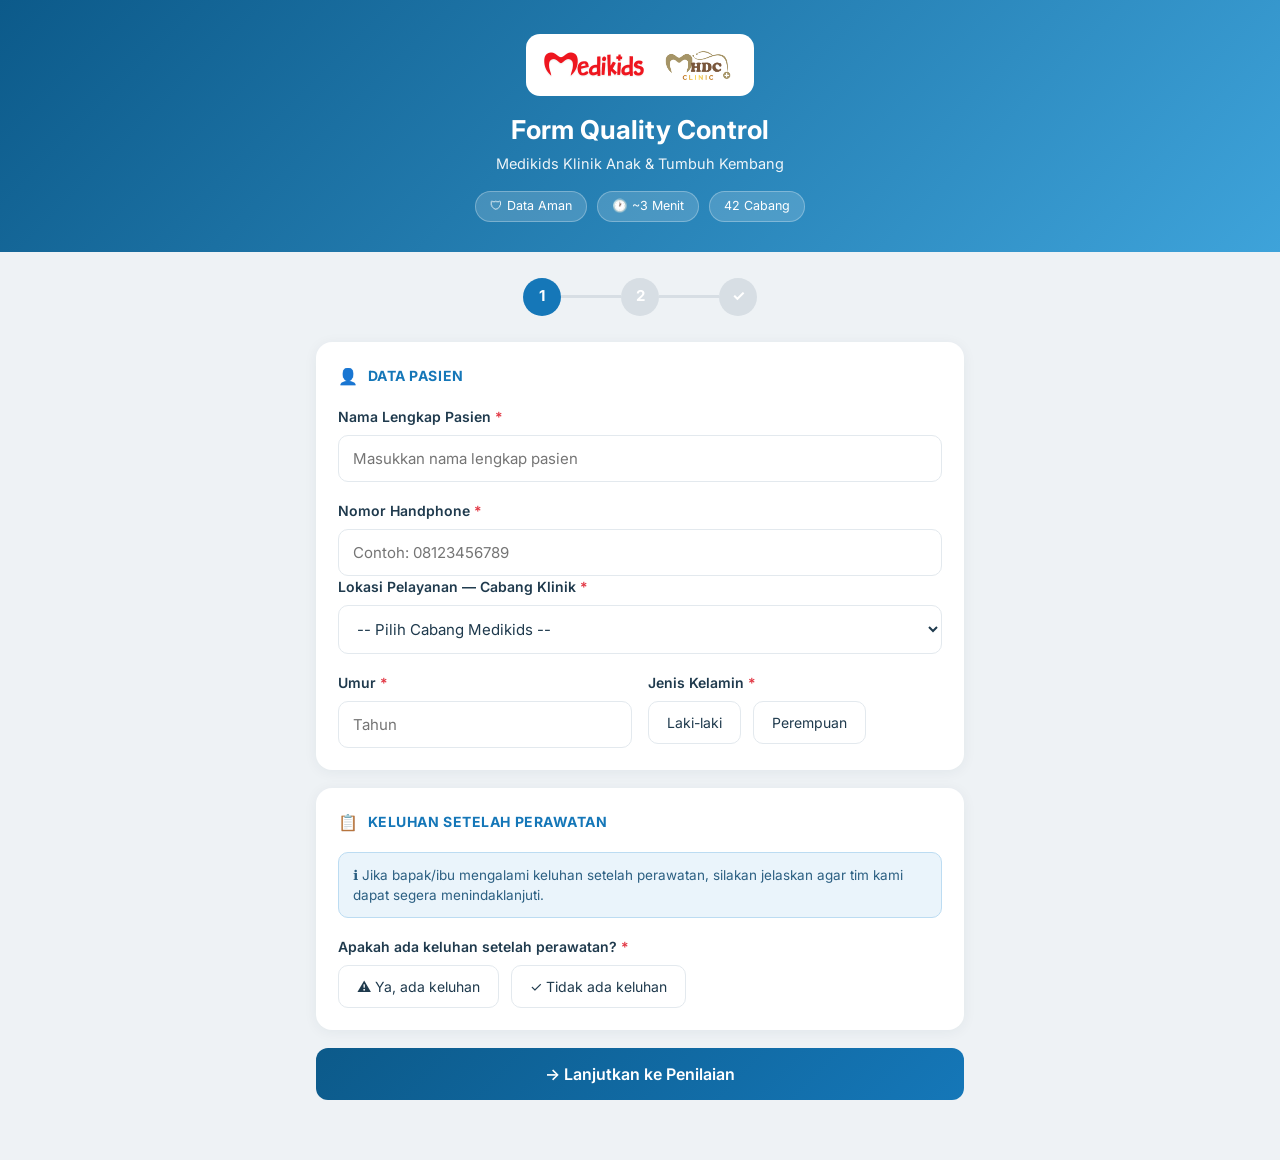
<file: form.html>
<!DOCTYPE html>
<html lang="id">
<head>
<meta charset="UTF-8">
<meta name="viewport" content="width=device-width, initial-scale=1">
<title>Medikids QC Form</title>
<link rel="preconnect" href="https://fonts.googleapis.com">
<link href="https://fonts.googleapis.com/css2?family=Inter:wght@400;500;600;700;800&display=swap" rel="stylesheet">
<style>
:root{--blue-dark:#0c5a8a;--blue:#1577b8;--blue-light:#3ea3da;--ink:#1f3a4d;--muted2:#7a8a96;--line:#e3e9ee;--bg:#eef2f5;--surface:#fff;--star:#f5a623;--green:#16a34a;--green-soft:#e8f7ee;--info-bg:#eaf4fb;--info-line:#bcdcf2;--radius:16px;--font:"Inter",system-ui,-apple-system,"Segoe UI",Roboto,sans-serif}
*{box-sizing:border-box}
body{margin:0;font-family:var(--font);background:var(--bg);color:var(--ink);line-height:1.5;-webkit-font-smoothing:antialiased}
.hero{background:linear-gradient(135deg,var(--blue-dark),var(--blue-light));color:#fff;text-align:center;padding:34px 20px 30px}
.hero-logo{margin:0 auto 14px;background:#fff;border-radius:14px;padding:12px 18px;display:inline-flex;align-items:center;gap:16px}
.hero-logo img{height:38px;width:auto;display:block}
.hero h1{margin:0;font-size:26px;font-weight:700}
.hero-sub{margin:4px 0 16px;font-size:14.5px;opacity:.92}
.badges{display:flex;gap:10px;justify-content:center;flex-wrap:wrap}
.badge{background:rgba(255,255,255,.16);border:1px solid rgba(255,255,255,.28);padding:5px 14px;border-radius:999px;font-size:12.5px}
.page{max-width:680px;margin:0 auto;padding:26px 16px 60px}
.stepper{display:flex;align-items:center;justify-content:center;margin-bottom:26px}
.step-dot{width:38px;height:38px;border-radius:50%;display:grid;place-items:center;background:#d7dee4;color:#fff;font-weight:700;font-size:15px;flex:none;transition:background .2s}
.step-dot.active{background:var(--blue)}.step-dot.done{background:var(--green)}
.step-line{width:60px;max-width:14vw;height:3px;background:#d7dee4}.step-line.done{background:var(--green)}
.card{background:var(--surface);border-radius:var(--radius);box-shadow:0 2px 14px rgba(20,49,61,.06);padding:22px;margin-bottom:18px}
.card-title{display:flex;align-items:center;gap:9px;margin:0 0 18px;font-size:14px;letter-spacing:.04em;font-weight:700;color:var(--blue);text-transform:uppercase}
.card-title .ic{font-size:16px}
.field-label{display:block;font-size:14px;font-weight:600;margin:0 0 8px}.req{color:#e23744}
input,select,textarea{width:100%;padding:13px 14px;border:1px solid var(--line);border-radius:10px;font-size:15px;font-family:var(--font);background:#fff;color:var(--ink);margin-bottom:18px}
input:focus,select:focus,textarea:focus{outline:2px solid var(--blue-light);border-color:transparent}
textarea{resize:vertical;min-height:90px;margin-bottom:0}
.card input:last-of-type,.card select:last-of-type{margin-bottom:0}
.info-box{background:var(--info-bg);border:1px solid var(--info-line);color:#2b5f82;border-radius:10px;padding:12px 14px;font-size:13.5px;margin-bottom:18px}
.toggle-row,.clean-row{display:flex;gap:12px;flex-wrap:wrap}
.toggle,.clean{background:#fff;border:1px solid var(--line);border-radius:10px;padding:12px 18px;font-size:14px;font-family:var(--font);cursor:pointer;color:var(--ink);transition:all .15s;display:inline-flex;align-items:center;gap:7px}
.toggle:hover,.clean:hover{border-color:var(--blue-light)}
.toggle.active,.clean.active{background:var(--blue);border-color:var(--blue);color:#fff}
.two-col{display:flex;gap:16px;margin-top:18px;flex-wrap:wrap}.two-col>div{flex:1;min-width:130px}
.rating-item{padding:16px 0;border-bottom:1px solid var(--line)}.rating-item:last-child{border-bottom:none;padding-bottom:0}
.rating-name{font-size:15px;margin-bottom:10px;font-weight:500}
.stars{display:inline-flex;gap:5px;align-items:center}
.star{font-size:27px;color:#d4dce2;cursor:pointer;transition:color .12s,transform .12s;line-height:1}
.star:hover{transform:scale(1.12)}.star.on{color:var(--star)}
.rating-label{margin-left:12px;font-size:14px;color:var(--muted2)}
.nps{display:flex;gap:12px}.nps-cell{flex:1}.nps-cell input{display:none}
.nps-cell label{display:grid;place-items:center;padding:16px 0;border:1px solid var(--line);border-radius:10px;font-size:17px;font-weight:600;cursor:pointer;transition:all .15s}
.nps-cell input:checked+label{background:var(--blue);border-color:var(--blue);color:#fff}
.nps-legend{display:flex;justify-content:space-between;font-size:12px;color:var(--muted2);margin-top:8px}
.skm-q{padding:16px 0;border-bottom:1px solid var(--line)}.skm-q:last-child{border-bottom:none;padding-bottom:0}
.skm-text{margin:0 0 12px;font-size:14.5px;font-weight:500;line-height:1.45}
.skm-num{display:inline-grid;place-items:center;width:22px;height:22px;border-radius:6px;background:var(--info-bg);color:var(--blue);font-size:12px;font-weight:700;margin-right:6px}
.skm-opts{display:grid;grid-template-columns:repeat(4,1fr);gap:8px}
.skm-opt{display:flex;align-items:center;justify-content:center;text-align:center;padding:11px 10px;border:1px solid var(--line);border-radius:10px;font-size:13.5px;cursor:pointer;transition:background .12s,border-color .12s;line-height:1.25}
.skm-opt input{position:absolute;opacity:0;width:0;height:0}
.skm-opt span{display:block}
.skm-opt:has(input:checked){border-color:var(--blue);background:var(--blue);color:#fff;font-weight:600}
.btn-primary{width:100%;background:linear-gradient(135deg,var(--blue-dark),var(--blue));color:#fff;border:none;padding:16px;border-radius:12px;font-size:16px;font-weight:600;cursor:pointer;font-family:var(--font);transition:filter .15s}
.btn-primary:hover{filter:brightness(1.07)}
.btn-row{display:flex;gap:12px}
.btn-back{width:56px;flex:none;background:#fff;border:1px solid var(--line);border-radius:12px;font-size:20px;cursor:pointer;color:var(--ink)}
.thanks{text-align:center;padding:36px 24px}
.check-circle{width:78px;height:78px;margin:0 auto 18px;border-radius:50%;border:3px solid var(--green);display:grid;place-items:center}
.thanks h2{margin:0 0 12px;font-size:24px}.thanks p{margin:0 0 22px;color:var(--muted2);font-size:14.5px}
.salam{background:var(--green-soft);color:#1d7a44;border-radius:10px;padding:13px;font-size:14px;margin-bottom:22px}
@media(max-width:440px){.hero h1{font-size:22px}.nps{gap:7px}.nps-cell label{padding:13px 0}.skm-opts{grid-template-columns:repeat(2,1fr)}}
</style>
</head>
<body>
<header class="hero">
  <div class="hero-logo"><img alt="Medikids" src="[data-uri]"><img alt="MHDC Clinic" src="[data-uri]"></div>
  <h1>Form Quality Control</h1>
  <p class="hero-sub">Medikids Klinik Anak &amp; Tumbuh Kembang</p>
  <div class="badges"><span class="badge">🛡 Data Aman</span><span class="badge">🕐 ~3 Menit</span><span class="badge" id="branchCount">Cabang</span></div>
</header>
<main class="page">
  <div class="stepper">
    <div class="step-dot active">1</div><div class="step-line" id="line1"></div>
    <div class="step-dot">2</div><div class="step-line" id="line2"></div>
    <div class="step-dot">✓</div>
  </div>

  <section class="screen" id="screen1">
    <div class="card">
      <h2 class="card-title"><span class="ic">👤</span> DATA PASIEN</h2>
      <label class="field-label">Nama Lengkap Pasien <span class="req">*</span></label>
      <input type="text" id="nama" placeholder="Masukkan nama lengkap pasien">
      <label class="field-label">Nomor Handphone <span class="req">*</span></label>
      <input type="tel" id="hp" placeholder="Contoh: 08123456789">
      <label class="field-label">Lokasi Pelayanan — Cabang Klinik <span class="req">*</span></label>
      <select id="branch"></select>
      <div class="two-col">
        <div><label class="field-label">Umur <span class="req">*</span></label><input type="number" id="umur" min="0" max="120" placeholder="Tahun"></div>
        <div><label class="field-label">Jenis Kelamin <span class="req">*</span></label>
          <div class="toggle-row"><button type="button" class="toggle jk" data-val="Laki-laki">Laki-laki</button><button type="button" class="toggle jk" data-val="Perempuan">Perempuan</button></div>
        </div>
      </div>
    </div>
    <div class="card">
      <h2 class="card-title"><span class="ic">📋</span> KELUHAN SETELAH PERAWATAN</h2>
      <div class="info-box">ℹ Jika bapak/ibu mengalami keluhan setelah perawatan, silakan jelaskan agar tim kami dapat segera menindaklanjuti.</div>
      <label class="field-label">Apakah ada keluhan setelah perawatan? <span class="req">*</span></label>
      <div class="toggle-row"><button type="button" class="toggle" id="keluhanYa">⚠ Ya, ada keluhan</button><button type="button" class="toggle" id="keluhanTidak">✓ Tidak ada keluhan</button></div>
      <textarea id="keluhanText" placeholder="Ceritakan keluhan bapak/ibu secara detail..." style="display:none;margin-top:14px"></textarea>
    </div>
    <button type="button" class="btn-primary" id="toStep2">→ Lanjutkan ke Penilaian</button>
  </section>

  <section class="screen" id="screen2" style="display:none">
    <div class="card">
      <h2 class="card-title"><span class="ic">⭐</span> PENILAIAN PELAYANAN</h2>
      <div class="info-box">ℹ Klik bintang untuk memberikan penilaian. 1 bintang = Sangat Tidak Puas, 5 bintang = Sangat Puas.</div>
      <div id="ratings"></div>
    </div>
    <div class="card">
      <h2 class="card-title"><span class="ic">👥</span> REKOMENDASI &amp; KEBERSIHAN</h2>
      <label class="field-label" id="npsQ"></label>
      <div class="nps" id="npsScale"></div>
      <div class="nps-legend"><span id="npsMin"></span><span id="npsMax"></span></div>
      <label class="field-label" style="margin-top:22px">Bagaimana penilaian terhadap <b>kebersihan klinik</b> kami? <span class="req">*</span></label>
      <div class="nps" id="cleanScale"></div>
      <div class="nps-legend"><span>1 = Sangat kotor</span><span>5 = Sangat bersih</span></div>
    </div>
    <div class="card">
      <h2 class="card-title"><span class="ic">📝</span> SURVEI KEPUASAN MASYARAKAT</h2>
      <div class="info-box">ℹ Kuesioner ini sesuai standar Indikator Nasional Mutu (INM) Kemenkes. Mohon pilih jawaban yang paling sesuai.</div>
      <div id="skm"></div>
    </div>
    <div class="card">
      <h2 class="card-title"><span class="ic">💬</span> SARAN &amp; MASUKAN</h2>
      <label class="field-label">Saran dan masukan untuk klinik kami</label>
      <textarea id="saran" placeholder="Tuliskan saran, masukan, atau apresiasi anda..."></textarea>
    </div>
    <div class="btn-row"><button type="button" class="btn-back" id="backTo1">←</button><button type="button" class="btn-primary" id="submitBtn">✈ Kirim Penilaian</button></div>
  </section>

  <section class="screen" id="screen3" style="display:none">
    <div class="card thanks">
      <div class="check-circle"><svg viewBox="0 0 24 24" width="34" height="34" fill="none" stroke="#16a34a" stroke-width="2.5" stroke-linecap="round" stroke-linejoin="round"><path d="M20 6 9 17l-5-5"/></svg></div>
      <h2>Terima Kasih! 🙏</h2>
      <p>Penilaian anda telah berhasil dikirim dan tersimpan.<br>Masukan bapak/ibu sangat berarti untuk meningkatkan kualitas pelayanan Medikids.</p>
      <div class="salam">Salam sehat dari keluarga besar Medikids 💙</div>
      <button type="button" class="btn-primary" id="resetBtn">↻ Isi Form Baru</button>
    </div>
  </section>
</main>
<script>
/* ====== EDIT DI SINI: tempel URL Apps Script Anda (.../exec) ====== */
var API_URL = "https://dashboard-form-quality-control.mhdc.co.id/proxy.php";
   /* ACCESS_KEY dihapus - disimpan di server, tidak pernah dikirim ke browser */
/* Daftar cabang = FALLBACK bawaan (di bawah) + override otomatis dari
   config.gs (Apps Script) via action=branches saat form dimuat.
   Kalau action=branches jalan, list di bawah akan ditimpa list terbaru.
   Kalau gagal, form TETAP bisa diisi pakai list bawaan ini.
   Tambah/ubah cabang: idealnya di config.gs; kalau mau cepat, edit list ini. */
var BRANCHES=[
  // --- MHDC ---
  "MHDC Bulog","MHDC Kalibata","MHDC Sentraya","MHDC Wisma BNI 46",
  // --- Medikids ---
  "Medikids Batam","Medikids Bekasi","Medikids Bintaro","Medikids BSD",
  "Medikids Cibinong","Medikids Cibubur","Medikids Cikarang","Medikids Dago Bandung",
  "Medikids Grand Wisata","Medikids Green Terrace","Medikids Karawaci","Medikids Kebon Jeruk",
  "Medikids Kemang","Medikids Lebak Bulus","Medikids Makassar","Medikids Malang",
  "Medikids Palembang","Medikids Pondok Indah","Medikids Rawamangun","Medikids Rempoa",
  "Medikids RS Regina Maris Bekasi","Medikids Semarang","Medikids Serpong","Medikids Solo",
  "Medikids Sunter",
  // --- Medikids Wakaf ---
  "Medikids Wakaf Bogor","Medikids Wakaf Cikupa","Medikids Wakaf Cilegon",
  "Medikids Wakaf Cipondoh Tangerang","Medikids Wakaf Depok","Medikids Wakaf JGC",
  "Medikids Wakaf Kalimalang","Medikids Wakaf Karawang","Medikids Wakaf Padang",
  "Medikids Wakaf Pancoran Mas","Medikids Wakaf Pekanbaru","Medikids Wakaf Sawangan",
  "Medikids Wakaf Surabaya"
];
var RATING_UNITS=[{key:"Dokter",label:"Pelayanan <b>Dokter</b>"},{key:"Perawat",label:"Pelayanan <b>Perawat</b>"},{key:"FrontOffice",label:"Pelayanan <b>Front Office</b>"}];
var STAR_LABELS={1:{t:"Sangat Tidak Puas",e:"😟"},2:{t:"Tidak Puas",e:"🙁"},3:{t:"Cukup Puas",e:"😐"},4:{t:"Puas",e:"🙂"},5:{t:"Sangat Puas",e:"😄"}};
var NPS_MAX=5;
var SKM=[
{id:"U1",t:"Bagaimana penilaian terhadap alur pendaftaran dan pelayanan di klinik?",o:["Tidak sesuai","Kurang sesuai","Sesuai","Sangat sesuai"]},
{id:"U2",t:"Bagaimana penilaian terhadap kecepatan waktu pelayanan di klinik?",o:["Tidak cepat","Kurang cepat","Cepat","Sangat cepat"]},
{id:"U3",t:"Bagaimana penilaian terhadap biaya pelayanan di klinik?",o:["Sangat mahal","Cukup mahal","Murah","Sangat murah"]},
{id:"U4",t:"Bagaimana penilaian terhadap penanganan pengaduan di klinik?",o:["Tidak ada","Ada tetapi tidak berfungsi","Berfungsi kurang maksimal","Dikelola dengan baik"]}
];

var $=function(s){return document.querySelector(s)};
var state={ratings:{},keluhan:null,kebersihan:null,jk:null};

function renderBranches(){
  $("#branchCount").textContent=BRANCHES.length+" Cabang";
  $("#branch").innerHTML='<option value="" disabled selected>-- Pilih Cabang Medikids --</option>'+BRANCHES.map(function(b){return"<option>"+b+"</option>"}).join("");
}
function loadBranches(){
  fetch(API_URL+"?action=branches").then(function(r){return r.json()}).then(function(o){
    if(o&&o.ok&&o.branches&&o.branches.length){BRANCHES=o.branches;}
    renderBranches();
  }).catch(function(){renderBranches();});
}
function init(){
  renderBranches();
  $("#ratings").innerHTML=RATING_UNITS.map(function(u){return '<div class="rating-item"><div class="rating-name">'+u.label+' <span class="req">*</span></div><div class="stars" data-key="'+u.key+'">'+[1,2,3,4,5].map(function(n){return '<span class="star" data-val="'+n+'">★</span>'}).join("")+'<span class="rating-label">Belum dinilai</span></div></div>'}).join("");
  $("#npsQ").innerHTML='Seberapa besar kemungkinan anda merekomendasikan klinik kami? <span class="req">*</span>';
  $("#npsMin").textContent="1 = Sangat tidak mungkin";$("#npsMax").textContent="5 = Sangat mungkin";
  var h="";for(var i=1;i<=NPS_MAX;i++){h+='<div class="nps-cell"><input type="radio" name="nps" id="nps'+i+'" value="'+i+'"><label for="nps'+i+'">'+i+'</label></div>'}
  $("#npsScale").innerHTML=h;
  $("#cleanScale").innerHTML="";var ch="";for(var k=1;k<=5;k++){ch+='<div class="nps-cell"><input type="radio" name="kebersihan" id="clean'+k+'" value="'+k+'"><label for="clean'+k+'">'+k+'</label></div>'}$("#cleanScale").innerHTML=ch;
  $("#skm").innerHTML=SKM.map(function(q,idx){return '<div class="skm-q"><p class="skm-text"><span class="skm-num">'+(idx+1)+'</span> '+q.t+' <span class="req">*</span></p><div class="skm-opts">'+q.o.map(function(opt,i){return '<label class="skm-opt"><input type="radio" name="'+q.id+'" value="'+(i+1)+'"><span>'+opt+'</span></label>'}).join("")+'</div></div>'}).join("");
}
function bindStars(){
  document.querySelectorAll(".stars").forEach(function(g){
    var key=g.dataset.key,stars=g.querySelectorAll(".star"),label=g.querySelector(".rating-label");
    stars.forEach(function(star){star.addEventListener("click",function(){
      var val=+star.dataset.val;state.ratings[key]=val;
      stars.forEach(function(s){s.classList.toggle("on",+s.dataset.val<=val)});
      label.textContent=STAR_LABELS[val].t+" "+STAR_LABELS[val].e;
    })});
  });
}
function bindToggle(){
  $("#keluhanYa").addEventListener("click",function(){state.keluhan="Ya";$("#keluhanYa").classList.add("active");$("#keluhanTidak").classList.remove("active");$("#keluhanText").style.display="block"});
  $("#keluhanTidak").addEventListener("click",function(){state.keluhan="Tidak";$("#keluhanTidak").classList.add("active");$("#keluhanYa").classList.remove("active");$("#keluhanText").style.display="none";$("#keluhanText").value=""});
  document.querySelectorAll(".jk").forEach(function(b){b.addEventListener("click",function(){state.jk=b.dataset.val;document.querySelectorAll(".jk").forEach(function(x){x.classList.remove("active")});b.classList.add("active")})});
  
}
function showStep(n){
  [1,2,3].forEach(function(i){$("#screen"+i).style.display=(i===n?"block":"none")});
  var dots=document.querySelectorAll(".step-dot"),lines=[$("#line1"),$("#line2")];
  dots.forEach(function(d,i){d.classList.toggle("active",i+1===n);d.classList.toggle("done",i+1<n)});
  lines.forEach(function(l,i){if(l)l.classList.toggle("done",i+1<n)});
  scrollToTop();
}
function scrollToTop(){
  // Gulir halaman/iframe ini sendiri ke paling atas
  try{window.scrollTo({top:0,behavior:"smooth"});}catch(e){window.scrollTo(0,0);}
  try{document.documentElement.scrollTop=0;document.body.scrollTop=0;}catch(e){}
  // Jika di dalam iframe (embed WordPress), minta induk menggulir ke posisi form
  if(window.parent && window.parent!==window){
    try{window.parent.postMessage({mhdcForm:"scrollTop"},"*");}catch(e){}
  }
}
function vStep1(){if(!$("#nama").value.trim()){alert("Mohon isi nama lengkap pasien.");return false}if(!$("#hp").value.trim()){alert("Mohon isi nomor handphone.");return false}if(!$("#branch").value){alert("Mohon pilih cabang klinik.");return false}if(!$("#umur").value.trim()){alert("Mohon isi umur pasien.");return false}if(!state.jk){alert("Mohon pilih jenis kelamin.");return false}if(!state.keluhan){alert("Mohon pilih apakah ada keluhan.");return false}if(state.keluhan==="Ya"&&!$("#keluhanText").value.trim()){alert("Mohon jelaskan keluhannya.");$("#keluhanText").focus();return false}return true}
function vStep2(){for(var j=0;j<RATING_UNITS.length;j++){if(!state.ratings[RATING_UNITS[j].key]){alert("Mohon beri penilaian bintang untuk semua layanan.");return false}}if(!document.querySelector('input[name="nps"]:checked')){alert("Mohon pilih skor rekomendasi (NPS).");return false}if(!document.querySelector('input[name="kebersihan"]:checked')){alert("Mohon pilih penilaian kebersihan.");return false}for(var i=0;i<SKM.length;i++){if(!document.querySelector('input[name="'+SKM[i].id+'"]:checked')){alert("Mohon jawab semua pertanyaan SKM (no. "+(i+1)+" belum diisi).");return false}}return true}
function collect(){
  var d={nama:$("#nama").value.trim(),hp:$("#hp").value.trim(),branch:$("#branch").value,umur:$("#umur").value.trim(),jenisKelamin:state.jk||"",keluhan:state.keluhan,keluhanText:$("#keluhanText").value.trim(),Dokter:state.ratings.Dokter||"",Perawat:state.ratings.Perawat||"",FrontOffice:state.ratings.FrontOffice||"",nps:(document.querySelector('input[name="nps"]:checked')||{}).value||"",kebersihan:(document.querySelector('input[name="kebersihan"]:checked')||{}).value||"",saran:$("#saran").value.trim()};
  SKM.forEach(function(q){d[q.id]=(document.querySelector('input[name="'+q.id+'"]:checked')||{}).value||""});
  return d;
}
function submit(){
  if(!vStep2())return;
  var btn=$("#submitBtn");btn.disabled=true;btn.textContent="Mengirim…";
  fetch(API_URL,{method:"POST",mode:"no-cors",headers:{"Content-Type":"text/plain;charset=utf-8"},body:JSON.stringify(collect())})
    .then(function(){showStep(3)})
    .catch(function(){alert("Gagal mengirim. Periksa koneksi lalu coba lagi.")})
    .finally(function(){btn.disabled=false;btn.textContent="✈ Kirim Penilaian"});
}
init();bindStars();bindToggle();loadBranches();
// Saat form selesai dimuat: minta halaman induk (WordPress) menggulir ke posisi form
window.addEventListener("load",function(){scrollToTop();});
$("#toStep2").addEventListener("click",function(){if(vStep1())showStep(2)});
$("#backTo1").addEventListener("click",function(){showStep(1)});
$("#submitBtn").addEventListener("click",submit);
$("#resetBtn").addEventListener("click",function(){location.reload()});
</script>
</body>
</html>
</file>
